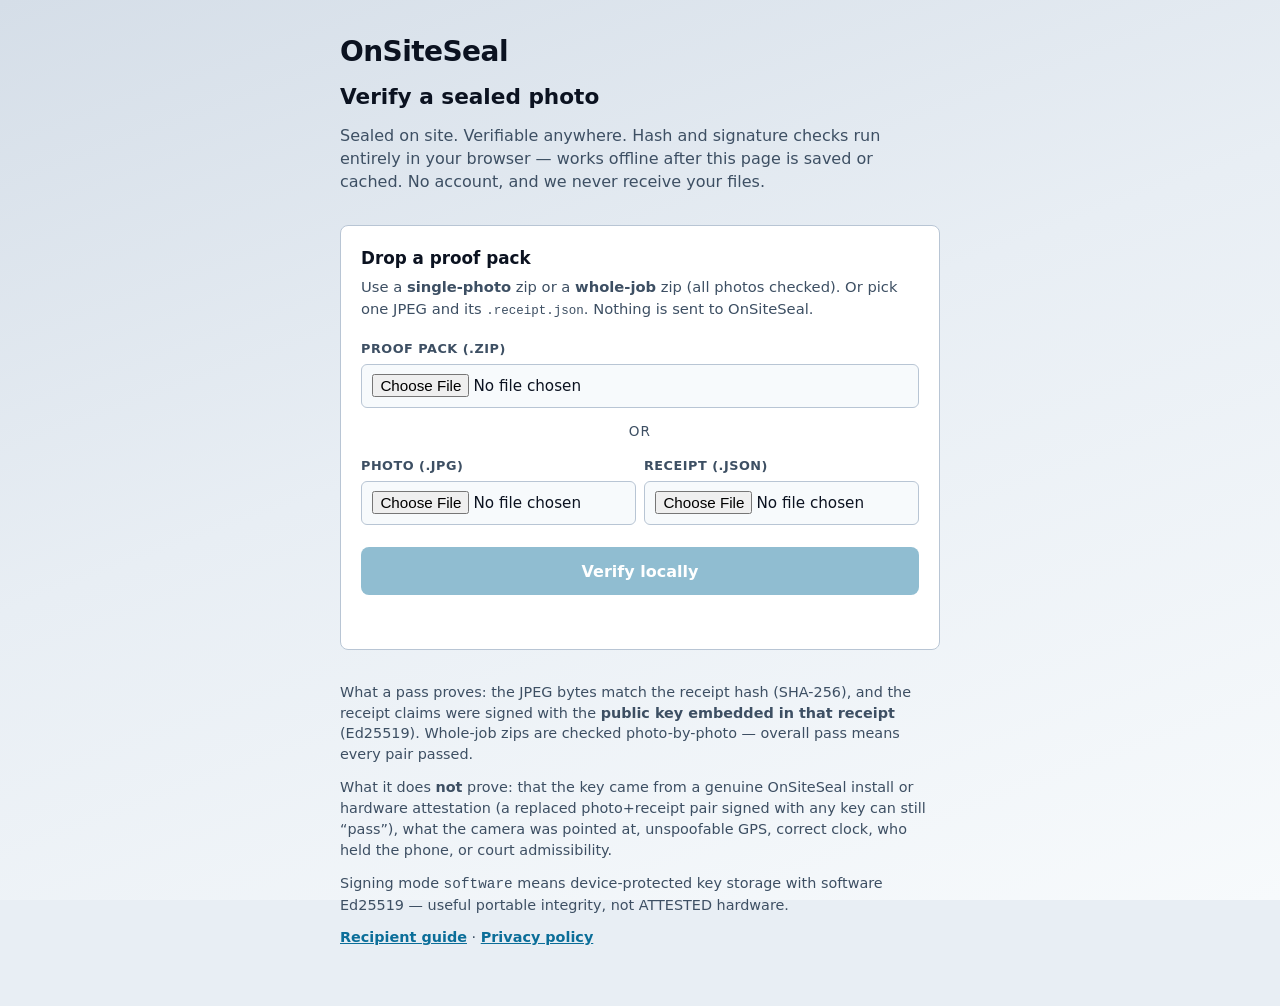
<file: index.html>
<!DOCTYPE html>
<html lang="en">
  <head>
    <meta charset="utf-8" />
    <meta http-equiv="refresh" content="0; url=./verify/" />
    <title>OnSiteSeal</title>
    <link rel="canonical" href="./verify/" />
  </head>
  <body>
    <p><a href="./verify/">Open the OnSiteSeal verifier</a></p>
  </body>
</html>
</file>
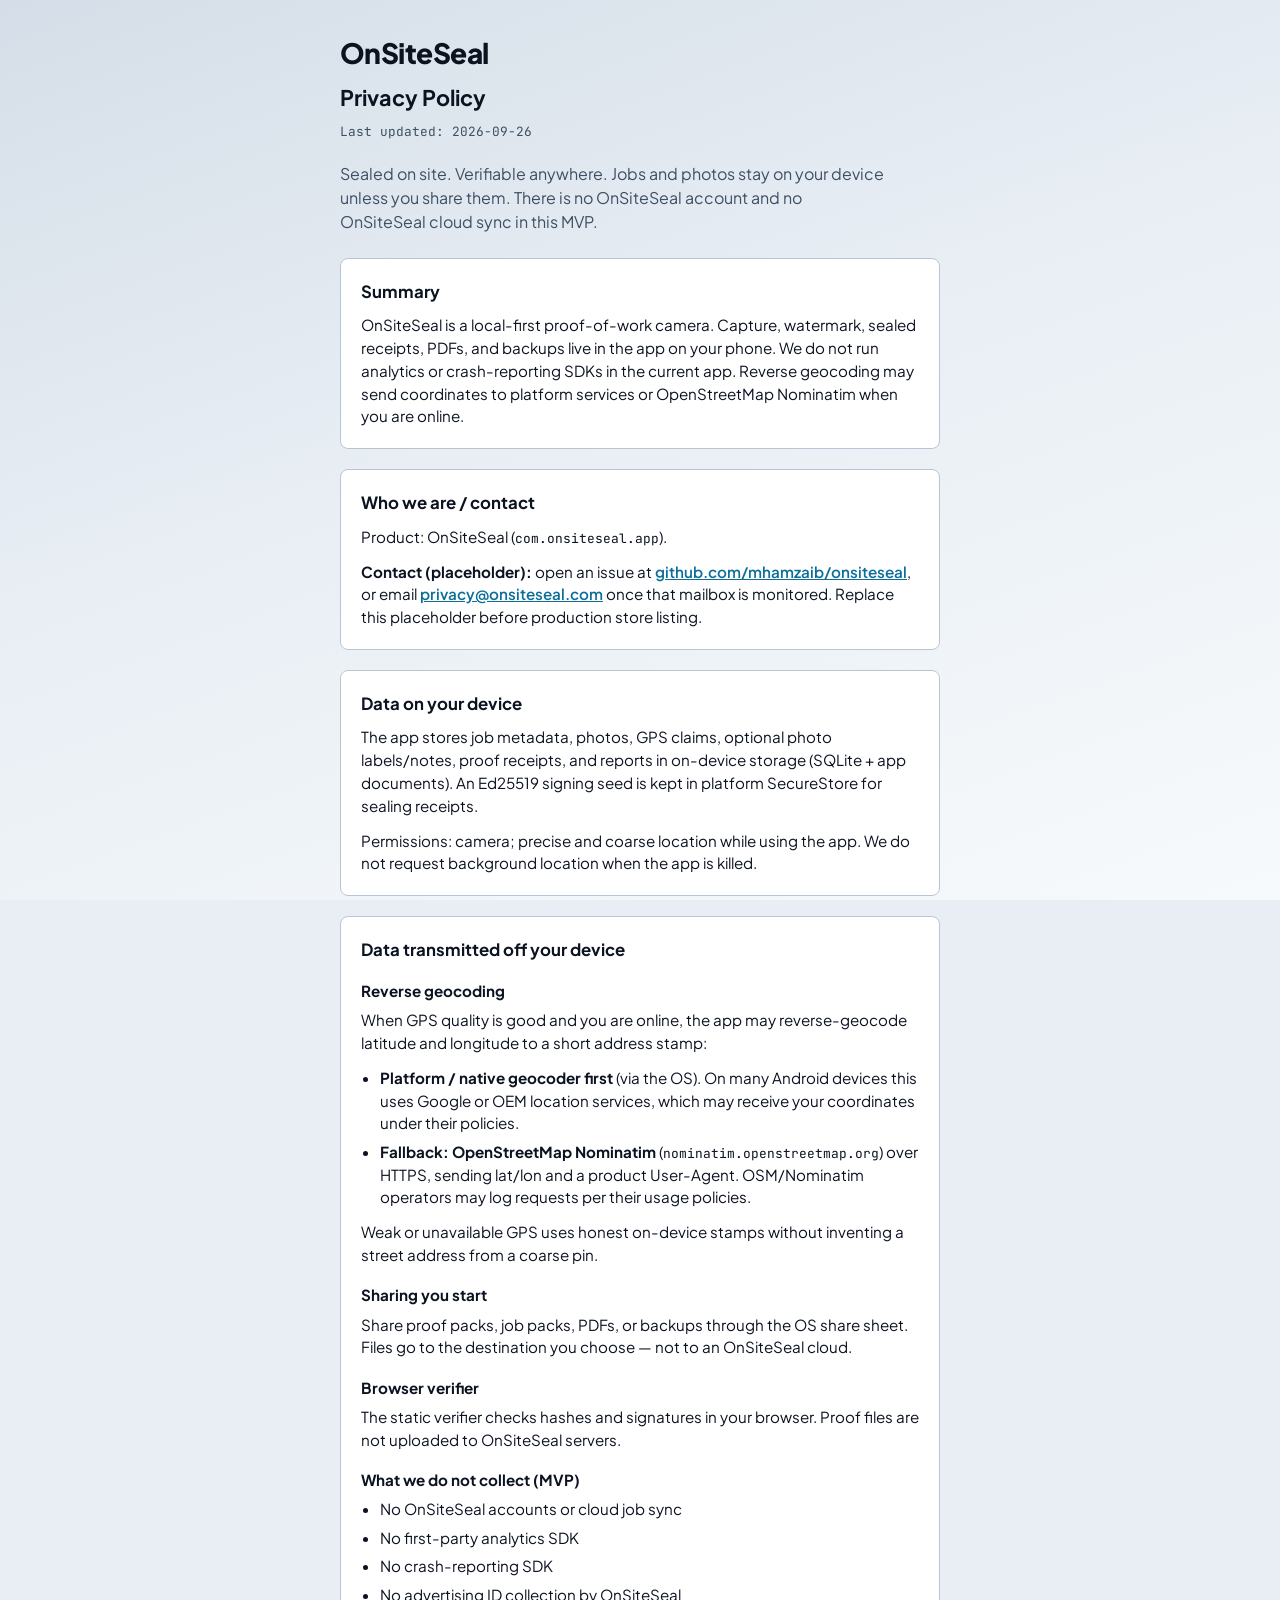
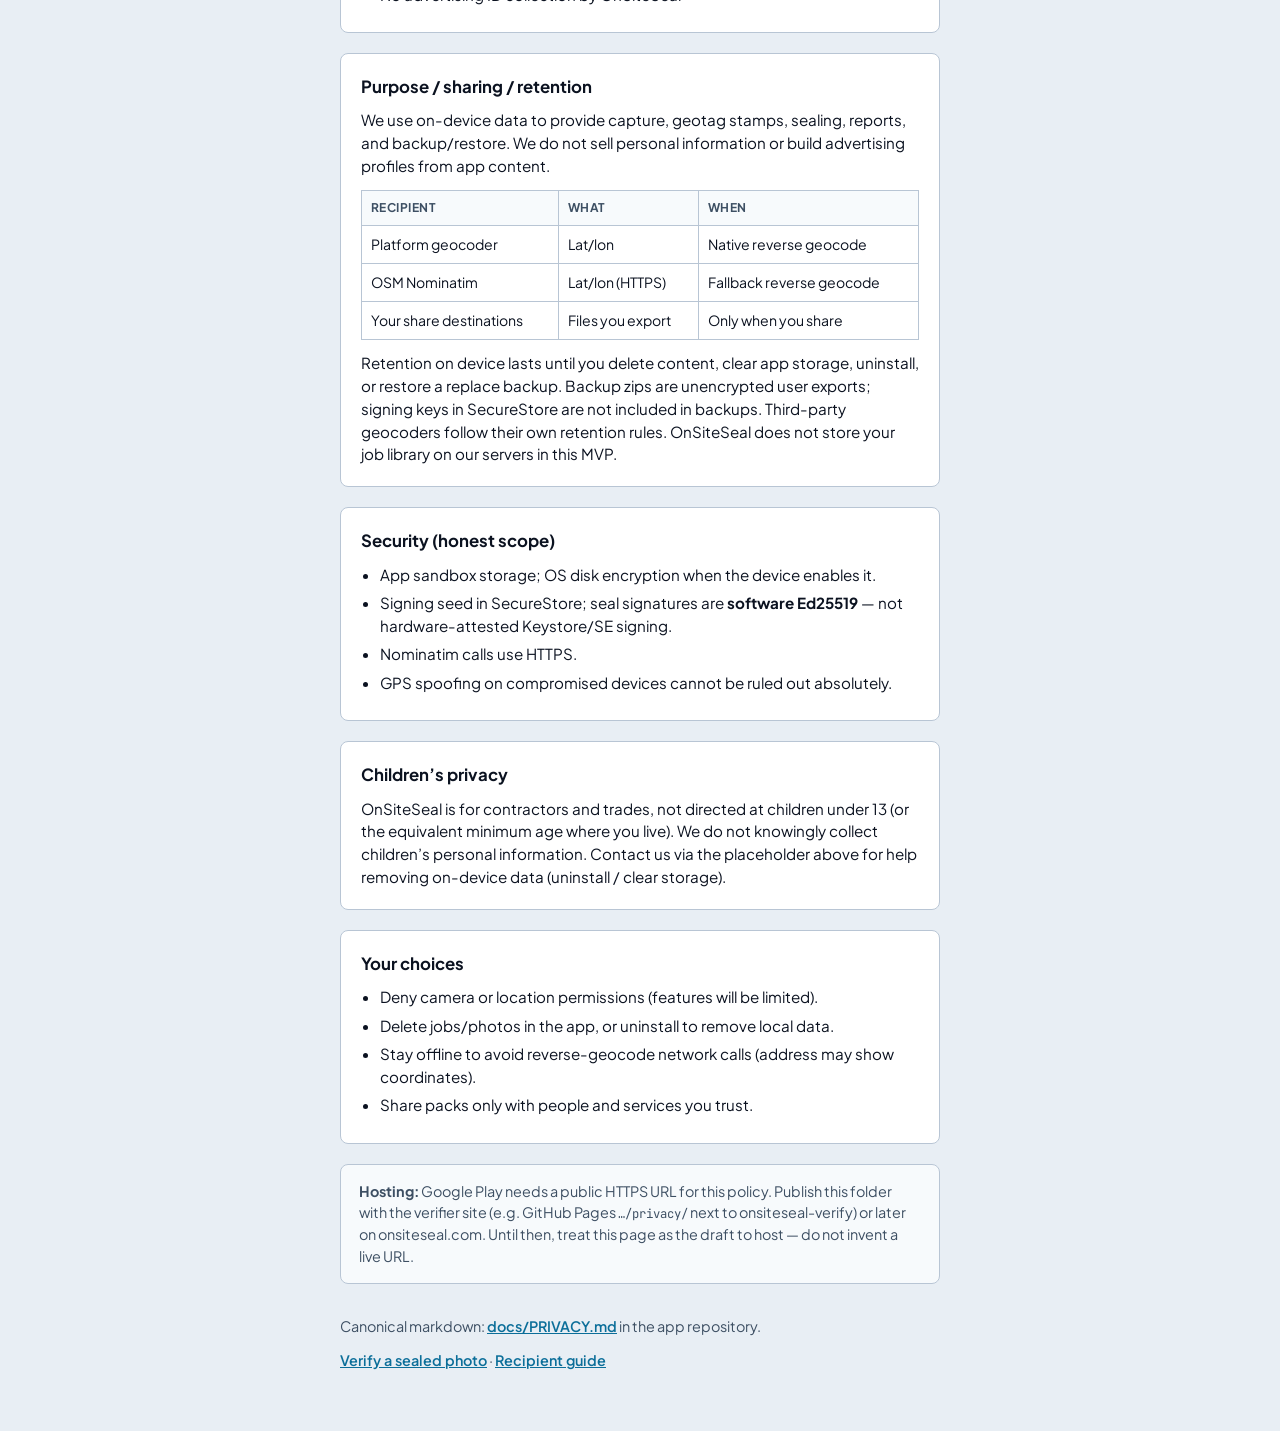
<file: privacy/index.html>
<!DOCTYPE html>
<html lang="en">
  <head>
    <meta charset="utf-8" />
    <meta name="viewport" content="width=device-width, initial-scale=1" />
    <meta
      name="description"
      content="OnSiteSeal privacy policy: local-first jobs and photos, location for geotags, Nominatim/OSM reverse geocode when online, no OnSiteSeal cloud sync."
    />
    <title>OnSiteSeal — Privacy Policy</title>
    <link rel="preconnect" href="https://fonts.googleapis.com" />
    <link rel="preconnect" href="https://fonts.gstatic.com" crossorigin />
    <link
      href="https://fonts.googleapis.com/css2?family=JetBrains+Mono:wght@400;500&family=Plus+Jakarta+Sans:wght@500;600;700;800&display=swap"
      rel="stylesheet"
    />
    <link rel="stylesheet" href="./privacy.css" />
  </head>
  <body>
    <div class="atmosphere" aria-hidden="true"></div>
    <main class="shell">
      <header class="brand">
        <p class="brand-name">OnSiteSeal</p>
        <h1>Privacy Policy</h1>
        <p class="meta">Last updated: 2026-09-26</p>
        <p class="lede">
          Sealed on site. Verifiable anywhere. Jobs and photos stay on your device unless you
          share them. There is no OnSiteSeal account and no OnSiteSeal cloud sync in this MVP.
        </p>
      </header>

      <section class="panel" aria-labelledby="summary">
        <h2 id="summary">Summary</h2>
        <p>
          OnSiteSeal is a local-first proof-of-work camera. Capture, watermark, sealed receipts,
          PDFs, and backups live in the app on your phone. We do not run analytics or
          crash-reporting SDKs in the current app. Reverse geocoding may send coordinates to
          platform services or OpenStreetMap Nominatim when you are online.
        </p>
      </section>

      <section class="panel" aria-labelledby="contact">
        <h2 id="contact">Who we are / contact</h2>
        <p>
          Product: OnSiteSeal (<code>com.onsiteseal.app</code>).
        </p>
        <p>
          <strong>Contact (placeholder):</strong> open an issue at
          <a href="https://github.com/mhamzaib/onsiteseal">github.com/mhamzaib/onsiteseal</a>,
          or email <a href="mailto:privacy@onsiteseal.com">privacy@onsiteseal.com</a> once that
          mailbox is monitored. Replace this placeholder before production store listing.
        </p>
      </section>

      <section class="panel" aria-labelledby="on-device">
        <h2 id="on-device">Data on your device</h2>
        <p>
          The app stores job metadata, photos, GPS claims, optional photo labels/notes, proof
          receipts, and reports in on-device storage (SQLite + app documents). An Ed25519 signing
          seed is kept in platform SecureStore for sealing receipts.
        </p>
        <p>
          Permissions: camera; precise and coarse location while using the app. We do not request
          background location when the app is killed.
        </p>
      </section>

      <section class="panel" aria-labelledby="off-device">
        <h2 id="off-device">Data transmitted off your device</h2>
        <h3>Reverse geocoding</h3>
        <p>
          When GPS quality is good and you are online, the app may reverse-geocode latitude and
          longitude to a short address stamp:
        </p>
        <ul>
          <li>
            <strong>Platform / native geocoder first</strong> (via the OS). On many Android devices
            this uses Google or OEM location services, which may receive your coordinates under
            their policies.
          </li>
          <li>
            <strong>Fallback: OpenStreetMap Nominatim</strong>
            (<code>nominatim.openstreetmap.org</code>) over HTTPS, sending lat/lon and a product
            User-Agent. OSM/Nominatim operators may log requests per their usage policies.
          </li>
        </ul>
        <p>
          Weak or unavailable GPS uses honest on-device stamps without inventing a street address
          from a coarse pin.
        </p>
        <h3>Sharing you start</h3>
        <p>
          Share proof packs, job packs, PDFs, or backups through the OS share sheet. Files go to
          the destination you choose — not to an OnSiteSeal cloud.
        </p>
        <h3>Browser verifier</h3>
        <p>
          The static verifier checks hashes and signatures in your browser. Proof files are not
          uploaded to OnSiteSeal servers.
        </p>
        <h3>What we do not collect (MVP)</h3>
        <ul>
          <li>No OnSiteSeal accounts or cloud job sync</li>
          <li>No first-party analytics SDK</li>
          <li>No crash-reporting SDK</li>
          <li>No advertising ID collection by OnSiteSeal</li>
        </ul>
      </section>

      <section class="panel" aria-labelledby="purpose">
        <h2 id="purpose">Purpose / sharing / retention</h2>
        <p>
          We use on-device data to provide capture, geotag stamps, sealing, reports, and
          backup/restore. We do not sell personal information or build advertising profiles from
          app content.
        </p>
        <table>
          <thead>
            <tr>
              <th>Recipient</th>
              <th>What</th>
              <th>When</th>
            </tr>
          </thead>
          <tbody>
            <tr>
              <td>Platform geocoder</td>
              <td>Lat/lon</td>
              <td>Native reverse geocode</td>
            </tr>
            <tr>
              <td>OSM Nominatim</td>
              <td>Lat/lon (HTTPS)</td>
              <td>Fallback reverse geocode</td>
            </tr>
            <tr>
              <td>Your share destinations</td>
              <td>Files you export</td>
              <td>Only when you share</td>
            </tr>
          </tbody>
        </table>
        <p>
          Retention on device lasts until you delete content, clear app storage, uninstall, or
          restore a replace backup. Backup zips are unencrypted user exports; signing keys in
          SecureStore are not included in backups. Third-party geocoders follow their own
          retention rules. OnSiteSeal does not store your job library on our servers in this MVP.
        </p>
      </section>

      <section class="panel" aria-labelledby="security">
        <h2 id="security">Security (honest scope)</h2>
        <ul>
          <li>App sandbox storage; OS disk encryption when the device enables it.</li>
          <li>
            Signing seed in SecureStore; seal signatures are <strong>software Ed25519</strong>
            — not hardware-attested Keystore/SE signing.
          </li>
          <li>Nominatim calls use HTTPS.</li>
          <li>GPS spoofing on compromised devices cannot be ruled out absolutely.</li>
        </ul>
      </section>

      <section class="panel" aria-labelledby="children">
        <h2 id="children">Children’s privacy</h2>
        <p>
          OnSiteSeal is for contractors and trades, not directed at children under 13 (or the
          equivalent minimum age where you live). We do not knowingly collect children’s personal
          information. Contact us via the placeholder above for help removing on-device data
          (uninstall / clear storage).
        </p>
      </section>

      <section class="panel" aria-labelledby="choices">
        <h2 id="choices">Your choices</h2>
        <ul>
          <li>Deny camera or location permissions (features will be limited).</li>
          <li>Delete jobs/photos in the app, or uninstall to remove local data.</li>
          <li>Stay offline to avoid reverse-geocode network calls (address may show coordinates).</li>
          <li>Share packs only with people and services you trust.</li>
        </ul>
      </section>

      <p class="note">
        <strong>Hosting:</strong> Google Play needs a public HTTPS URL for this policy. Publish
        this folder with the verifier site (e.g. GitHub Pages
        <code>…/privacy/</code> next to onsiteseal-verify) or later on onsiteseal.com. Until then,
        treat this page as the draft to host — do not invent a live URL.
      </p>

      <footer class="foot">
        <p>
          Canonical markdown:
          <a href="https://github.com/mhamzaib/onsiteseal/blob/master/docs/PRIVACY.md"
            >docs/PRIVACY.md</a
          >
          in the app repository.
        </p>
        <p>
          <a href="../verify/">Verify a sealed photo</a>
          ·
          <a href="../VERIFY.md">Recipient guide</a>
        </p>
      </footer>
    </main>
  </body>
</html>
</file>
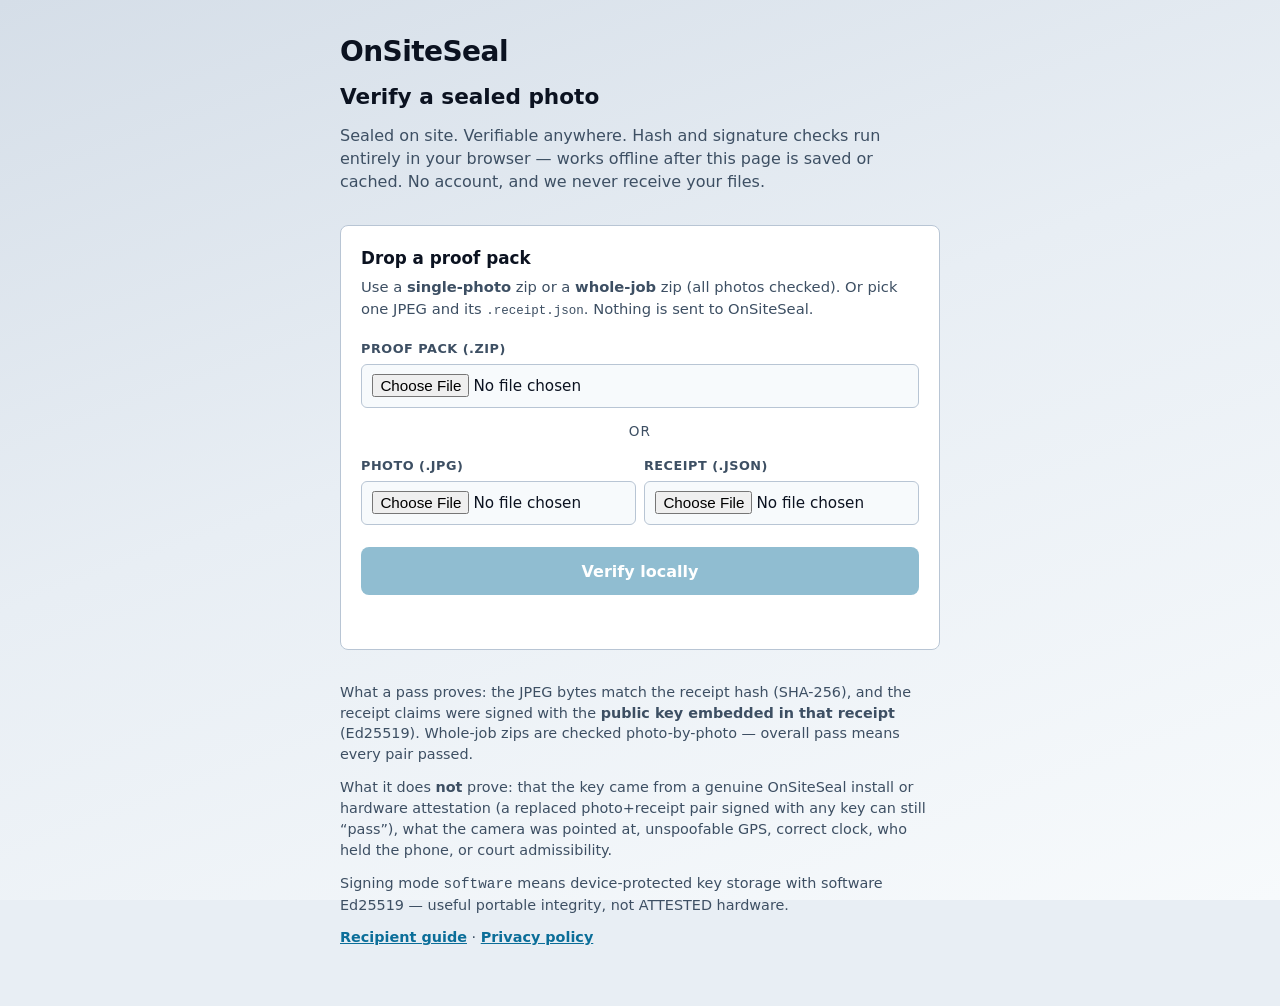
<file: verify/index.html>
<!DOCTYPE html>
<html lang="en">
  <head>
    <meta charset="utf-8" />
    <meta name="viewport" content="width=device-width, initial-scale=1" />
    <meta
      name="description"
      content="Verify an OnSiteSeal proof pack offline in your browser. Files stay on your device — nothing is uploaded to OnSiteSeal."
    />
    <title>OnSiteSeal — Verify proof</title>
    <!-- System fonts only — no CDN so a cached/offline page still verifies. -->
    <link rel="stylesheet" href="./verify.css" />
  </head>
  <body>
    <div class="atmosphere" aria-hidden="true"></div>
    <main class="shell">
      <header class="brand">
        <p class="brand-name">OnSiteSeal</p>
        <h1>Verify a sealed photo</h1>
        <p class="lede">
          Sealed on site. Verifiable anywhere. Hash and signature checks run entirely in your
          browser — works offline after this page is saved or cached. No account, and we never
          receive your files.
        </p>
      </header>

      <section class="panel" aria-labelledby="drop-heading">
        <h2 id="drop-heading">Drop a proof pack</h2>
        <p class="hint">
          Use a <strong>single-photo</strong> zip or a <strong>whole-job</strong> zip (all photos
          checked). Or pick one JPEG and its <code>.receipt.json</code>. Nothing is sent to
          OnSiteSeal.
        </p>

        <label class="file-field">
          <span class="file-label">Proof pack (.zip)</span>
          <input id="zipInput" type="file" accept=".zip,application/zip" />
        </label>

        <div class="or" role="separator">or</div>

        <div class="dual">
          <label class="file-field">
            <span class="file-label">Photo (.jpg)</span>
            <input id="jpegInput" type="file" accept="image/jpeg,.jpg,.jpeg" />
          </label>
          <label class="file-field">
            <span class="file-label">Receipt (.json)</span>
            <input id="receiptInput" type="file" accept="application/json,.json" />
          </label>
        </div>

        <button id="verifyBtn" type="button" class="cta" disabled>Verify locally</button>
        <p id="status" class="status" role="status" aria-live="polite"></p>
      </section>

      <section id="result" class="result" hidden aria-live="polite"></section>

      <footer class="foot">
        <p>
          What a pass proves: the JPEG bytes match the receipt hash (SHA-256), and the receipt
          claims were signed with the <strong>public key embedded in that receipt</strong>
          (Ed25519). Whole-job zips are checked photo-by-photo — overall pass means every pair
          passed.
        </p>
        <p>
          What it does <strong>not</strong> prove: that the key came from a genuine OnSiteSeal
          install or hardware attestation (a replaced photo+receipt pair signed with any key can
          still “pass”), what the camera was pointed at, unspoofable GPS, correct clock, who held
          the phone, or court admissibility.
        </p>
        <p>
          Signing mode <code>software</code> means device-protected key storage with software
          Ed25519 — useful portable integrity, not ATTESTED hardware.
        </p>
        <p>
          <a href="../VERIFY.md">Recipient guide</a>
          ·
          <a href="../privacy/">Privacy policy</a>
        </p>
      </footer>
    </main>
    <!-- Self-contained bundle (no esm.sh). Rebuild: npm run build:verifier -->
    <script type="module" src="./verify.bundle.js"></script>
  </body>
</html>
</file>
<file: privacy/privacy.css>
:root {
  --ink: #0b1220;
  --steel: #0b6e99;
  --steel-pressed: #085578;
  --bg-deep: #d5dee8;
  --bg: #e8eef4;
  --surface: #f7fafc;
  --raised: #ffffff;
  --secondary: #3d4f63;
  --border: #b8c5d4;
  --mono: "JetBrains Mono", ui-monospace, monospace;
  --sans: "Plus Jakarta Sans", system-ui, sans-serif;
}

* {
  box-sizing: border-box;
}

html,
body {
  margin: 0;
  min-height: 100%;
}

body {
  font-family: var(--sans);
  color: var(--ink);
  background: var(--bg);
  line-height: 1.5;
}

.atmosphere {
  position: fixed;
  inset: 0;
  background: linear-gradient(160deg, var(--bg-deep) 0%, var(--bg) 45%, var(--surface) 100%);
  z-index: -1;
}

.shell {
  max-width: 40rem;
  margin: 0 auto;
  padding: 2rem 1.25rem 3rem;
}

.brand-name {
  margin: 0 0 0.5rem;
  font-weight: 800;
  font-size: 1.75rem;
  letter-spacing: -0.02em;
  color: var(--ink);
}

h1 {
  margin: 0 0 0.5rem;
  font-size: 1.35rem;
  font-weight: 700;
}

.meta {
  margin: 0 0 1.25rem;
  font-family: var(--mono);
  font-size: 0.8rem;
  color: var(--secondary);
}

.lede {
  margin: 0 0 1.5rem;
  color: var(--secondary);
  font-size: 1rem;
  max-width: 34rem;
}

.panel {
  margin-top: 1.25rem;
  padding: 1.25rem;
  background: var(--raised);
  border: 1px solid var(--border);
  border-radius: 8px;
}

.panel h2 {
  margin: 0 0 0.65rem;
  font-size: 1.05rem;
}

.panel h3 {
  margin: 1.1rem 0 0.4rem;
  font-size: 0.95rem;
  font-weight: 700;
}

.panel p,
.panel li {
  color: var(--ink);
  font-size: 0.95rem;
}

.panel p {
  margin: 0 0 0.75rem;
}

.panel ul {
  margin: 0 0 0.75rem;
  padding-left: 1.2rem;
}

.panel li {
  margin-bottom: 0.35rem;
}

.panel p:last-child,
.panel ul:last-child {
  margin-bottom: 0;
}

table {
  width: 100%;
  border-collapse: collapse;
  margin: 0.5rem 0 0.75rem;
  font-size: 0.88rem;
}

th,
td {
  border: 1px solid var(--border);
  padding: 0.5rem 0.55rem;
  text-align: left;
  vertical-align: top;
}

th {
  background: var(--surface);
  font-weight: 700;
  font-size: 0.75rem;
  text-transform: uppercase;
  letter-spacing: 0.04em;
  color: var(--secondary);
}

code {
  font-family: var(--mono);
  font-size: 0.85em;
}

a {
  color: var(--steel);
  font-weight: 600;
}

a:hover {
  color: var(--steel-pressed);
}

.note {
  margin-top: 1.25rem;
  padding: 1rem 1.15rem;
  border: 1px solid var(--border);
  border-radius: 8px;
  background: var(--surface);
  color: var(--secondary);
  font-size: 0.9rem;
}

.foot {
  margin-top: 2rem;
  color: var(--secondary);
  font-size: 0.9rem;
}

.foot p {
  margin: 0 0 0.75rem;
}

@media (prefers-reduced-motion: reduce) {
  * {
    transition: none !important;
  }
}
</file>
<file: verify/verify.css>
:root {
  --ink: #0b1220;
  --steel: #0b6e99;
  --steel-pressed: #085578;
  --bg-deep: #d5dee8;
  --bg: #e8eef4;
  --surface: #f7fafc;
  --raised: #ffffff;
  --secondary: #3d4f63;
  --border: #b8c5d4;
  --success: #1b7a45;
  --danger: #c0392b;
  --warning: #9a6700;
  --mono: ui-monospace, "Cascadia Mono", "SF Mono", Menlo, Consolas, monospace;
  --sans: system-ui, "Segoe UI", Roboto, "Helvetica Neue", Arial, sans-serif;
}

* {
  box-sizing: border-box;
}

html,
body {
  margin: 0;
  min-height: 100%;
}

body {
  font-family: var(--sans);
  color: var(--ink);
  background: var(--bg);
  line-height: 1.45;
}

.atmosphere {
  position: fixed;
  inset: 0;
  background: linear-gradient(160deg, var(--bg-deep) 0%, var(--bg) 45%, var(--surface) 100%);
  z-index: -1;
}

.shell {
  max-width: 40rem;
  margin: 0 auto;
  padding: 2rem 1.25rem 3rem;
}

.brand-name {
  margin: 0 0 0.5rem;
  font-weight: 800;
  font-size: 1.75rem;
  letter-spacing: -0.02em;
  color: var(--ink);
}

h1 {
  margin: 0 0 0.75rem;
  font-size: 1.35rem;
  font-weight: 700;
}

.lede {
  margin: 0;
  color: var(--secondary);
  font-size: 1rem;
  max-width: 34rem;
}

.panel {
  margin-top: 2rem;
  padding: 1.25rem;
  background: var(--raised);
  border: 1px solid var(--border);
  border-radius: 8px;
}

.panel h2 {
  margin: 0 0 0.35rem;
  font-size: 1.05rem;
}

.hint {
  margin: 0 0 1.25rem;
  color: var(--secondary);
  font-size: 0.92rem;
}

.hint code {
  font-family: var(--mono);
  font-size: 0.85em;
}

.file-field {
  display: flex;
  flex-direction: column;
  gap: 0.35rem;
  margin-bottom: 0.85rem;
}

.file-label {
  font-size: 0.8rem;
  font-weight: 600;
  color: var(--secondary);
  text-transform: uppercase;
  letter-spacing: 0.04em;
}

input[type="file"] {
  width: 100%;
  min-height: 44px;
  padding: 0.55rem 0.65rem;
  border: 1px solid var(--border);
  border-radius: 6px;
  background: var(--surface);
  font-family: var(--sans);
  font-size: 0.95rem;
}

.dual {
  display: grid;
  gap: 0.5rem;
}

@media (min-width: 540px) {
  .dual {
    grid-template-columns: 1fr 1fr;
  }
}

.or {
  margin: 0.75rem 0 1rem;
  text-align: center;
  color: var(--secondary);
  font-size: 0.85rem;
  text-transform: uppercase;
  letter-spacing: 0.08em;
}

.cta {
  display: inline-flex;
  align-items: center;
  justify-content: center;
  min-height: 48px;
  width: 100%;
  margin-top: 0.5rem;
  padding: 0.75rem 1rem;
  border: 0;
  border-radius: 8px;
  background: var(--steel);
  color: #fff;
  font-family: var(--sans);
  font-size: 1rem;
  font-weight: 700;
  cursor: pointer;
}

.cta:hover:not(:disabled) {
  background: var(--steel-pressed);
}

.cta:disabled {
  opacity: 0.45;
  cursor: not-allowed;
}

.status {
  margin: 0.85rem 0 0;
  min-height: 1.25rem;
  font-family: var(--mono);
  font-size: 0.85rem;
  color: var(--secondary);
}

.result {
  margin-top: 1.25rem;
  padding: 1.25rem;
  border-radius: 8px;
  border: 1px solid var(--border);
  background: var(--raised);
}

.result.pass {
  border-color: var(--success);
  box-shadow: inset 4px 0 0 var(--success);
}

.result.fail {
  border-color: var(--danger);
  box-shadow: inset 4px 0 0 var(--danger);
}

.result h2 {
  margin: 0 0 0.75rem;
  font-size: 1.15rem;
}

.result-lede {
  margin: 0 0 0.75rem;
  color: var(--secondary);
  font-size: 0.95rem;
}

.result-note {
  margin: 1rem 0 0;
  color: var(--secondary);
  font-size: 0.85rem;
}

.result dl {
  margin: 0;
  display: grid;
  gap: 0.65rem;
}

.result dt {
  font-size: 0.75rem;
  font-weight: 600;
  text-transform: uppercase;
  letter-spacing: 0.04em;
  color: var(--secondary);
}

.result dd {
  margin: 0.15rem 0 0;
  font-family: var(--mono);
  font-size: 0.82rem;
  word-break: break-all;
}

.checks {
  list-style: none;
  margin: 1rem 0 0;
  padding: 0;
  display: grid;
  gap: 0.4rem;
}

.checks li {
  font-family: var(--mono);
  font-size: 0.85rem;
}

.checks .ok {
  color: var(--success);
}

.checks .bad {
  color: var(--danger);
}

.preview {
  margin-top: 1rem;
  max-width: 100%;
  border: 1px solid var(--border);
  border-radius: 6px;
  background: var(--surface);
}

.pair-list {
  display: grid;
  gap: 1.25rem;
  margin-top: 1.25rem;
}

.pair {
  padding: 1rem;
  border: 1px solid var(--border);
  border-radius: 8px;
  background: var(--raised);
}

.pair-ok {
  border-color: color-mix(in srgb, var(--success) 45%, var(--border));
}

.pair-bad {
  border-color: color-mix(in srgb, var(--danger) 45%, var(--border));
}

.pair h3 {
  margin: 0 0 0.75rem;
  font-size: 1rem;
}

.foot {
  margin-top: 2rem;
  color: var(--secondary);
  font-size: 0.9rem;
}

.foot a {
  color: var(--steel);
  font-weight: 600;
}

.foot p {
  margin: 0 0 0.75rem;
}

@media (prefers-reduced-motion: reduce) {
  * {
    transition: none !important;
  }
}
</file>
